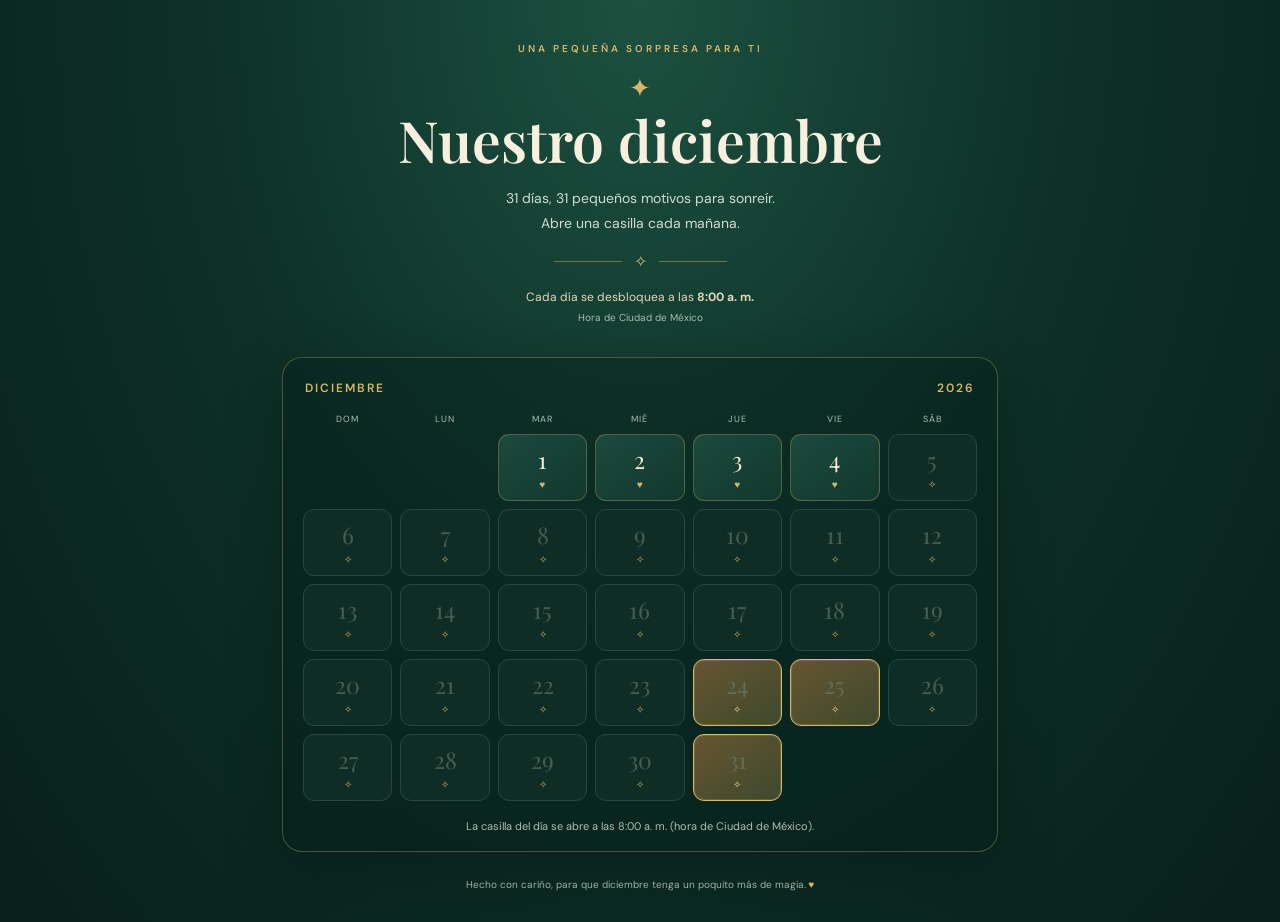
<file: index.html>
<!doctype html>
<html lang="es">
<head>
  <meta charset="utf-8">
  <meta name="viewport" content="width=device-width, initial-scale=1">
  <meta name="theme-color" content="#123b30">
  <meta name="description" content="Un detalle especial para acompañarte durante diciembre.">
  <title>Nuestro diciembre</title>
  <link rel="manifest" href="manifest.webmanifest">
  <link rel="icon" href="icons/icon-192.png" type="image/png">
  <link rel="stylesheet" href="style.css">
</head>
<body>
  <main class="page">
    <header class="hero">
      <div class="eyebrow">UNA PEQUEÑA SORPRESA PARA TI</div>
      <div class="star">✦</div>
      <h1>Nuestro diciembre</h1>
      <p class="intro">31 días, 31 pequeños motivos para sonreír.<br>Abre una casilla cada mañana.</p>
      <div class="rule"><span>✧</span></div>
      <p class="unlock-note">Cada día se desbloquea a las <strong>8:00 a. m.</strong><br><span>Hora de Ciudad de México</span></p>
    </header>
    <section class="calendar-wrap" aria-label="Calendario de diciembre">
      <div class="month-line"><span>DICIEMBRE</span><span>2026</span></div>
      <div class="weekdays" aria-hidden="true">
        <span>DOM</span><span>LUN</span><span>MAR</span><span>MIÉ</span><span>JUE</span><span>VIE</span><span>SÁB</span>
      </div>
      <div id="calendar" class="calendar-grid"></div>
      <p id="status" class="status" aria-live="polite"></p>
    </section>
    <footer>Hecho con cariño, para que diciembre tenga un poquito más de magia. <span>♥</span></footer>
  </main>
  <div id="letter" class="modal" aria-hidden="true">
    <div class="modal-backdrop" data-close></div>
    <article class="letter-card" role="dialog" aria-modal="true" aria-labelledby="letter-title">
      <button class="close" type="button" aria-label="Cerrar" data-close>×</button>
      <div class="letter-sparkle">✧</div>
      <p id="letter-date" class="letter-date"></p>
      <h2 id="letter-title"></h2>
      <p id="letter-message" class="letter-message"></p>
      <div class="activity"><span>✦</span><p id="letter-activity"></p></div>
      <div class="letter-heart">♥</div>
    </article>
  </div>
  <script src="script.js"></script>
</body>
</html>
</file>
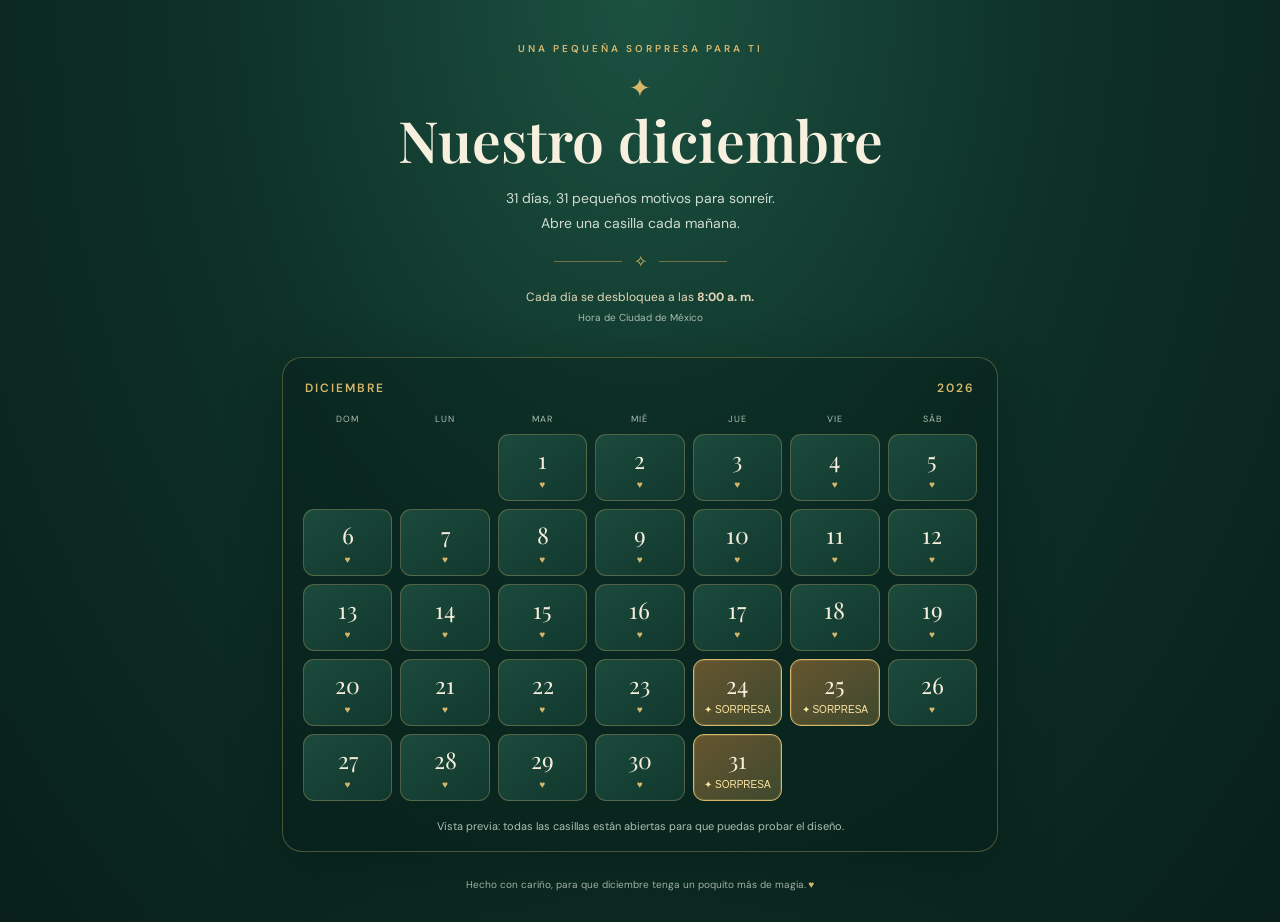
<file: preview.html>
<!doctype html>
<html lang="es">
<head>
  <meta charset="utf-8">
  <meta name="viewport" content="width=device-width, initial-scale=1">
  <meta name="theme-color" content="#123b30">
  <meta name="description" content="Un detalle especial para acompañarte durante diciembre.">
  <title>Vista previa · Nuestro diciembre</title>
  <link rel="manifest" href="manifest.webmanifest">
  <link rel="icon" href="icons/icon-192.png" type="image/png">
  <link rel="stylesheet" href="style.css">
</head>
<body>
  <main class="page">
    <header class="hero">
      <div class="eyebrow">UNA PEQUEÑA SORPRESA PARA TI</div>
      <div class="star">✦</div>
      <h1>Nuestro diciembre</h1>
      <p class="intro">31 días, 31 pequeños motivos para sonreír.<br>Abre una casilla cada mañana.</p>
      <div class="rule"><span>✧</span></div>
      <p class="unlock-note">Cada día se desbloquea a las <strong>8:00 a. m.</strong><br><span>Hora de Ciudad de México</span></p>
    </header>
    <section class="calendar-wrap" aria-label="Calendario de diciembre">
      <div class="month-line"><span>DICIEMBRE</span><span>2026</span></div>
      <div class="weekdays" aria-hidden="true">
        <span>DOM</span><span>LUN</span><span>MAR</span><span>MIÉ</span><span>JUE</span><span>VIE</span><span>SÁB</span>
      </div>
      <div id="calendar" class="calendar-grid"></div>
      <p id="status" class="status" aria-live="polite"></p>
    </section>
    <footer>Hecho con cariño, para que diciembre tenga un poquito más de magia. <span>♥</span></footer>
  </main>
  <div id="letter" class="modal" aria-hidden="true">
    <div class="modal-backdrop" data-close></div>
    <article class="letter-card" role="dialog" aria-modal="true" aria-labelledby="letter-title">
      <button class="close" type="button" aria-label="Cerrar" data-close>×</button>
      <div class="letter-sparkle">✧</div>
      <p id="letter-date" class="letter-date"></p>
      <h2 id="letter-title"></h2>
      <p id="letter-message" class="letter-message"></p>
      <div class="activity"><span>✦</span><p id="letter-activity"></p></div>
      <div class="letter-heart">♥</div>
    </article>
  </div>
  <script src="script.js"></script>
</body>
</html>
</file>
<file: style.css>
@import url('https://fonts.googleapis.com/css2?family=DM+Sans:wght@400;500;600&family=Playfair+Display:wght@500;600;700&display=swap');
:root{--forest:#123b30;--deep:#0b2922;--gold:#d7b76b;--cream:#f6f0e3;--muted:#b8c8bc;--panel:#174638}
*{box-sizing:border-box}
body{margin:0;min-height:100vh;background:radial-gradient(ellipse at top,#1c5140 0,#0d3027 48%,#081f1a 100%);color:var(--cream);font-family:'DM Sans',sans-serif}
.page{width:min(760px,100%);margin:auto;padding:42px 22px 28px}
.hero{text-align:center}
.eyebrow{font-size:10px;letter-spacing:3px;color:var(--gold);font-weight:600}
.star{color:var(--gold);font-size:26px;margin:16px 0 3px}
h1,h2{font-family:'Playfair Display',Georgia,serif;font-weight:600}
h1{font-size:clamp(36px,8vw,57px);line-height:1.1;margin:0;color:#f8f0df}
.intro{font-size:14px;line-height:1.8;color:#d0dbd0;margin:15px 0 12px}
.rule{display:flex;align-items:center;gap:12px;justify-content:center;color:var(--gold);margin:15px auto}
.rule:before,.rule:after{content:"";height:1px;width:68px;background:#a88c50;opacity:.65}
.unlock-note{font-size:12px;line-height:1.7;color:#e4d7b9;margin:0 0 29px}
.unlock-note span{font-size:10px;color:#aabbb0}
.calendar-wrap{background:rgba(7,30,24,.42);border:1px solid rgba(215,183,107,.32);border-radius:20px;padding:22px 20px 16px;box-shadow:0 18px 55px #04150f55}
.month-line{display:flex;justify-content:space-between;color:var(--gold);font-size:12px;letter-spacing:2px;font-weight:600;margin:0 2px 17px}
.weekdays,.calendar-grid{display:grid;grid-template-columns:repeat(7,minmax(0,1fr));gap:8px}
.weekdays{text-align:center;color:#aebfb2;font-size:9px;letter-spacing:1px;margin-bottom:9px}
.day{min-height:67px;border:1px solid rgba(215,183,107,.3);border-radius:11px;background:linear-gradient(145deg,#1b4a3c,#12382e);color:#f6eddb;display:flex;flex-direction:column;align-items:center;justify-content:center;gap:4px;cursor:pointer;transition:transform .18s,border-color .18s,background .18s;position:relative}
.day:not(:disabled):active{transform:scale(.96)}
.day:not(:disabled):hover{border-color:var(--gold);background:#235744}
.day .number{font-family:'Playfair Display',Georgia,serif;font-size:23px}
.day .symbol{font-size:10px;color:var(--gold)}
.day:disabled{cursor:not-allowed;background:#102d25;border-color:#29483d;color:#71877a}
.day:disabled .number{opacity:.55}
.day.special{border-color:#d7b76b;background:linear-gradient(145deg,#66552f,#3e492e);box-shadow:inset 0 0 0 1px #d7b76b33}
.day.special .symbol{color:#ffe6a2}
.day.empty{visibility:hidden;pointer-events:none}
.status{text-align:center;color:#aebfb2;font-size:11px;line-height:1.6;margin:17px 0 0}
footer{text-align:center;color:#9fb1a4;font-size:10px;line-height:1.8;margin:24px auto 0;max-width:390px}
footer span{color:var(--gold)}
.modal{display:none;position:fixed;inset:0;z-index:5;align-items:center;justify-content:center;padding:20px}
.modal.open{display:flex}
.modal-backdrop{position:absolute;inset:0;background:#04150fdd;backdrop-filter:blur(5px)}
.letter-card{position:relative;width:min(440px,100%);padding:34px 28px 25px;background:linear-gradient(155deg,#f8f1e4,#eee2c9);color:#234236;border:1px solid #d7b76b;border-radius:18px;text-align:center;box-shadow:0 24px 80px #0008;animation:appear .25s ease-out}
@keyframes appear{from{opacity:0;transform:translateY(12px) scale(.98)}to{opacity:1;transform:none}}
.close{position:absolute;right:13px;top:8px;border:0;background:none;color:#526c5c;font-size:27px;cursor:pointer}
.letter-sparkle{color:#a78643;font-size:25px}
.letter-date{font-size:10px;letter-spacing:2px;color:#9a7b3d;margin:9px 0}
.letter-card h2{font-size:30px;margin:0 0 14px;color:#183e31}
.letter-message{font-size:14px;line-height:1.85;white-space:pre-line}
.activity{display:flex;gap:10px;align-items:flex-start;text-align:left;background:#e8ddc6;border-radius:10px;padding:12px 14px;margin-top:20px;font-size:12px;line-height:1.65}
.activity span{color:#a78643}
.activity p{margin:0}
.letter-heart{color:#b18d4b;margin-top:18px}
@media(max-width:480px){.page{padding:32px 13px 22px}.calendar-wrap{padding:17px 11px 13px}.weekdays,.calendar-grid{gap:5px}.day{min-height:58px;border-radius:9px}.day .number{font-size:20px}.day .symbol{font-size:9px}.weekdays{font-size:8px}.letter-card{padding:30px 21px 22px}}
</file>
